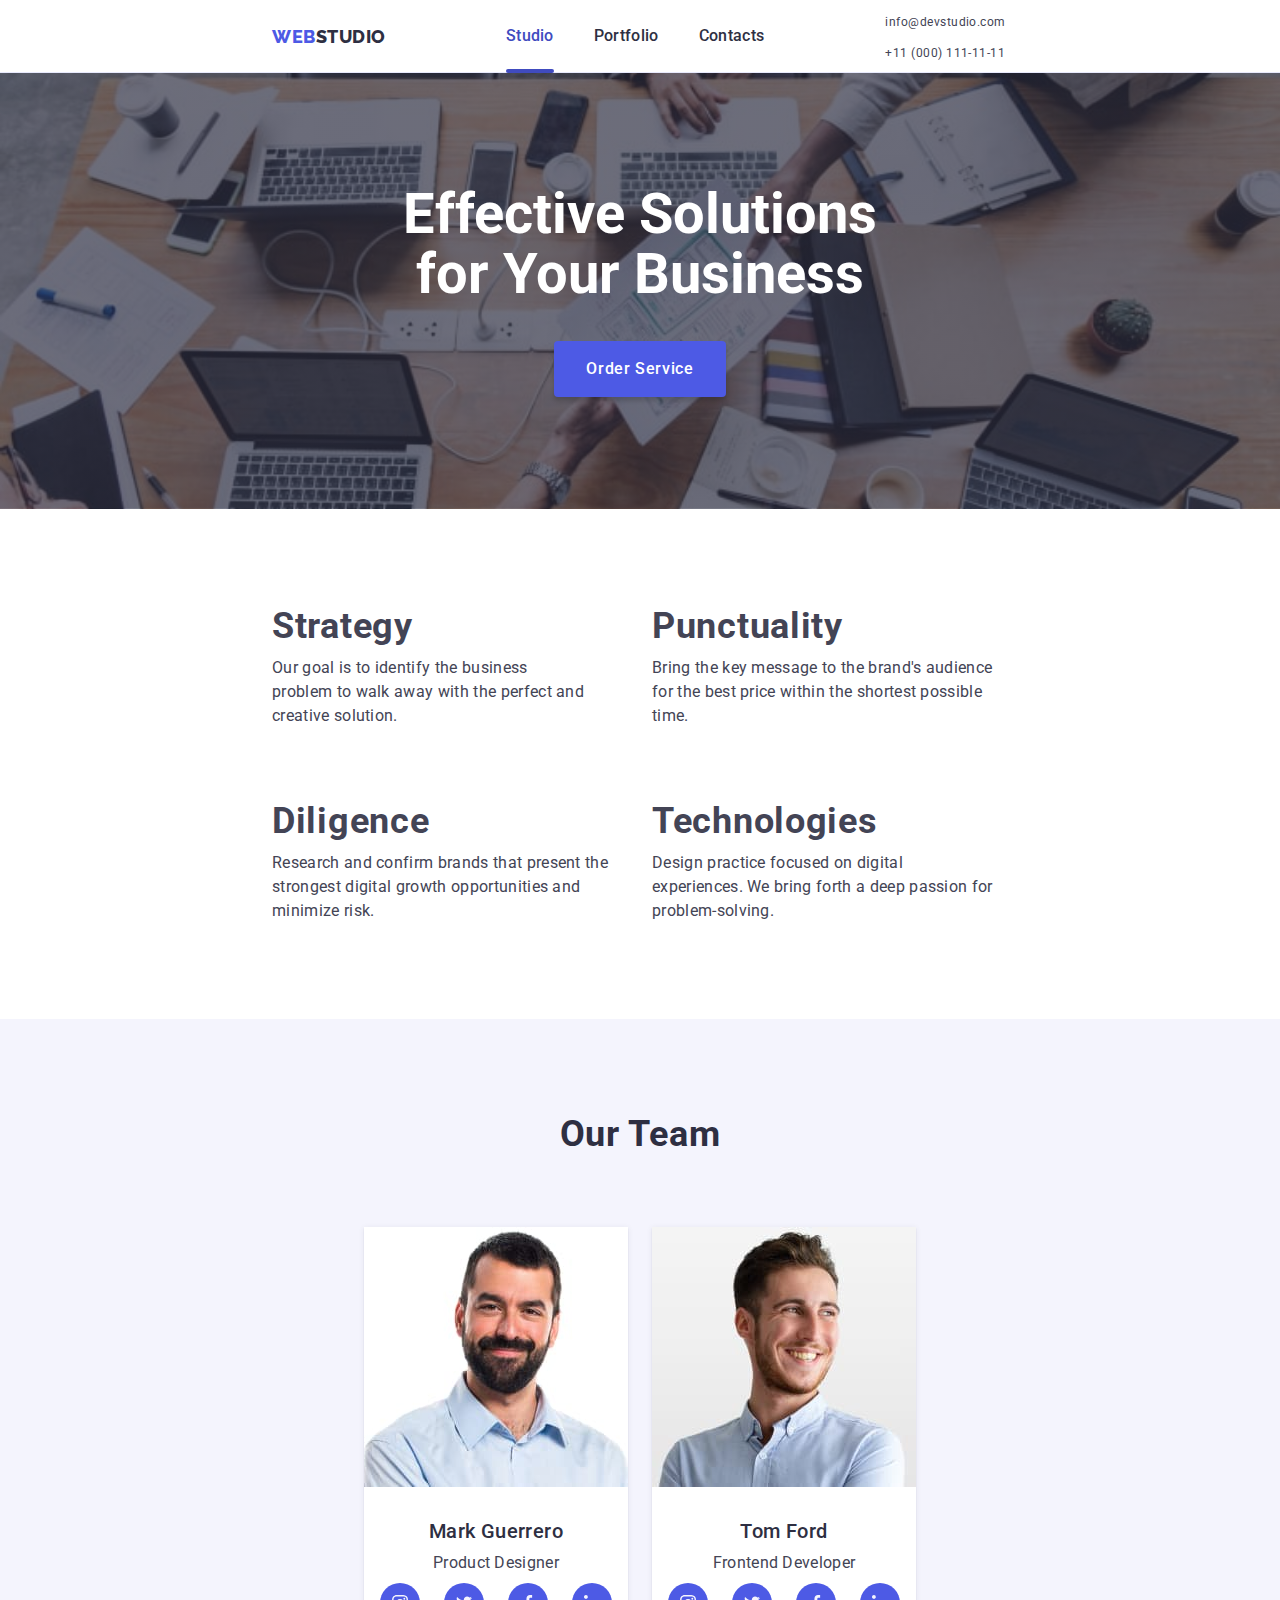
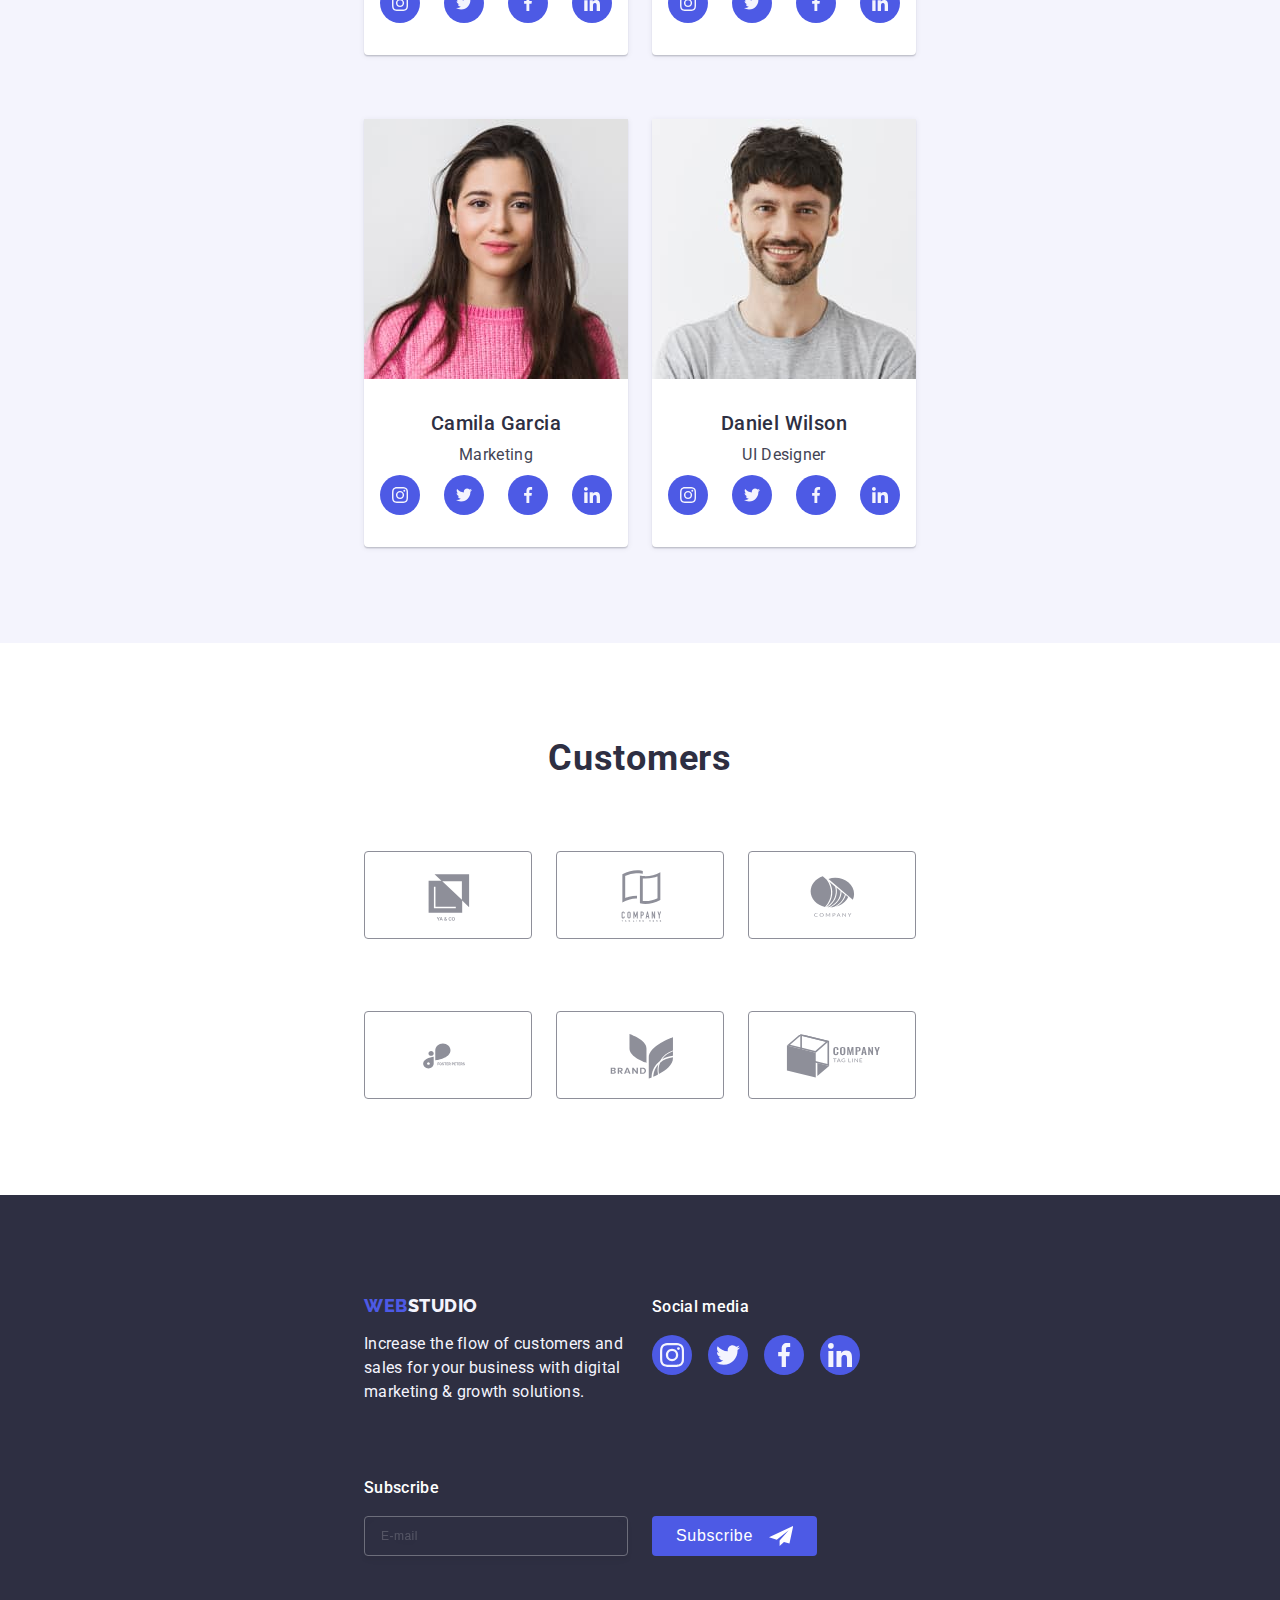
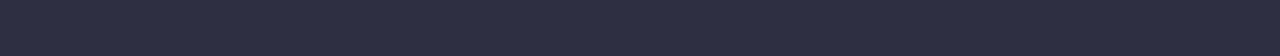
<file: index.html>
<!DOCTYPE html>
<html lang="en">
  <head>
    <meta charset="UTF-8" />
    <meta name="viewport" content="width=device-width, initial-scale=1.0" />
    <title>WebStudio</title>
    <link rel="preconnect" href="https://fonts.googleapis.com" />
    <link rel="preconnect" href="https://fonts.gstatic.com" crossorigin />
    <link
      href="https://fonts.googleapis.com/css2?family=Raleway:wght@800&family=Roboto:wght@400;500;700;900&display=swap"
      rel="stylesheet"
    />
    <link
      rel="stylesheet"
      href="https://cdnjs.cloudflare.com/ajax/libs/modern-normalize/2.0.0/modern-normalize.min.css"
      integrity="sha512-4xo8blKMVCiXpTaLzQSLSw3KFOVPWhm/TRtuPVc4WG6kUgjH6J03IBuG7JZPkcWMxJ5huwaBpOpnwYElP/m6wg=="
      crossorigin="anonymous"
      referrerpolicy="no-referrer"
    />
    <link rel="stylesheet" href="./css/styles.css" />
    <link rel="stylesheet" href="./css/media.css" />
  </head>
  <body>
    <header class="header-wrap">
      <div class="container header-container">
        <nav class="header-navigation">
          <a class="header-logo link" href="./index.html"
            >Web<span class="header-logo-studio">Studio</span></a
          >
          <button class="hamburger-btn" type="button" data-menu-open>
            <svg class="hamburger-icon" width="32" height="22">
              <use href="./images/icons.svg#icon-menu-hamburger"></use>
            </svg>
          </button>
          <ul class="navigation-menu list">
            <li>
              <a class="header-nav-studio current link" href="./index.html"
                >Studio</a
              >
            </li>
            <li>
              <a class="header-nav-link link" href="./portfolio.html"
                >Portfolio</a
              >
            </li>
            <li><a class="header-nav-link link" href="">Contacts</a></li>
          </ul>
        </nav>
        <address class="address-menu">
          <ul class="address-list list">
            <li>
              <a
                class="header-address-link link"
                href="mailto:info@devstudio.com"
                >info@devstudio.com</a
              >
            </li>
            <li>
              <a class="header-address-link link" href="tel:+110001111111"
                >+11 (000) 111-11-11</a
              >
            </li>
          </ul>
        </address>
      </div>
    </header>
    <main>
      <section class="hero-section">
        <div class="container">
          <h1 class="hero-title">Effective Solutions for Your Business</h1>
          <button class="hero-btn" type="button" data-modal-open>
            Order Service
          </button>
        </div>
      </section>
      <section class="advantages-section">
        <div class="container">
          <h2 class="visually-hidden">Our advantages</h2>
          <ul class="advantages-list list">
            <li class="advantages-item">
              <div class="advantages-item-top">
                <svg class="advt-icon" width="64" height="64">
                  <use href="./images/icons.svg#icon-antenna"></use>
                </svg>
              </div>
              <h3 class="advt-title-three">Strategy</h3>
              <p class="advt-paragraph">
                Our goal is to identify the business<span class="span-br"
                  ><br
                /></span>
                problem to walk away with the perfect and creative solution.
              </p>
            </li>
            <li class="advantages-item">
              <div class="advantages-item-top">
                <svg class="advt-icon" width="64" height="64">
                  <use href="./images/icons.svg#icon-clock"></use>
                </svg>
              </div>
              <h3 class="advt-title-three">Punctuality</h3>
              <p class="advt-paragraph">
                Bring the key message to the brand's audience for the best price
                within the shortest possible time.
              </p>
            </li>
            <li class="advantages-item">
              <div class="advantages-item-top">
                <svg class="advt-icon" width="64" height="64">
                  <use href="./images/icons.svg#icon-diagram"></use>
                </svg>
              </div>
              <h3 class="advt-title-three">Diligence</h3>
              <p class="advt-paragraph">
                Research and confirm brands that present the strongest digital
                growth opportunities and minimize risk.
              </p>
            </li>
            <li class="advantages-item">
              <div class="advantages-item-top">
                <svg class="advt-icon" width="64" height="64">
                  <use href="./images/icons.svg#icon-astronaut"></use>
                </svg>
              </div>
              <h3 class="advt-title-three">Technologies</h3>
              <p class="advt-paragraph">
                Design practice focused on digital<span class="span-br"
                  ><br
                /></span>
                experiences. We bring forth a deep passion for problem-solving.
              </p>
            </li>
          </ul>
        </div>
      </section>
      <section class="doing-section">
        <div class="container">
          <h2 class="we-doing-title">What are we doing</h2>
          <ul class="doing-list list">
            <li class="doing-item">
              <img
                srcset="
                  ./images/we-doing1.jpg               1x,
                  ./images/retina-img/we-doing1-2x.jpg 2x
                "
                src="./images/we-doing1.jpg"
                alt="Tablet"
                width="360"
                height="300"
              />
            </li>
            <li class="doing-item">
              <img
                srcset="
                  ./images/we-doing2.jpg               1x,
                  ./images/retina-img/we-doing2-2x.jpg 2x
                "
                src="./images/we-doing2.jpg"
                alt="Smartphone"
                width="360"
                height="300"
              />
            </li>
            <li class="doing-item">
              <img
                srcset="
                  ./images/we-doing3.jpg               1x,
                  ./images/retina-img/we-doing3-2x.jpg 2x
                "
                src="./images/we-doing3.jpg"
                alt="
  Smartphone in hand"
                width="360"
                height="300"
              />
            </li>
          </ul>
        </div>
      </section>
      <section class="section-our-team">
        <div class="container">
          <h2 class="team-title">Our Team</h2>
          <ul class="team-list list">
            <li class="team-list-item">
              <img
                srcset="
                  ./images/team-mark.jpg               1x,
                  ./images/retina-img/team-mark-2x.jpg 2x
                "
                src="./images/team-mark.jpg"
                alt="Mark Guerrero"
                width="264"
                height="260"
              />
              <div class="team-card-container">
                <h3 class="team-title-three">Mark Guerrero</h3>
                <p class="team-paragraph">Product Designer</p>
                <ul class="team-list-icons list">
                  <li class="team-icons-item">
                    <a class="team-icon-link" href="">
                      <svg class="team-icon" width="16" height="16">
                        <use href="./images/icons.svg#icon-instagram"></use>
                      </svg>
                    </a>
                  </li>
                  <li class="team-icons-item">
                    <a class="team-icon-link" href="">
                      <svg class="team-icon" width="16" height="16">
                        <use href="./images/icons.svg#icon-twitter"></use>
                      </svg>
                    </a>
                  </li>
                  <li class="team-icons-item">
                    <a class="team-icon-link" href="">
                      <svg class="team-icon" width="16" height="16">
                        <use href="./images/icons.svg#icon-facebook"></use>
                      </svg>
                    </a>
                  </li>
                  <li class="team-icons-item">
                    <a class="team-icon-link" href="">
                      <svg class="team-icon" width="16" height="16">
                        <use href="./images/icons.svg#icon-linkedin"></use>
                      </svg>
                    </a>
                  </li>
                </ul>
              </div>
            </li>
            <li class="team-list-item">
              <img
                srcset="
                  ./images/team-tom.jpg               1x,
                  ./images/retina-img/team-tom-2x.jpg 2x
                "
                src="./images/team-tom.jpg"
                alt="Tom Ford"
                width="264"
                height="260"
              />
              <div class="team-card-container">
                <h3 class="team-title-three">Tom Ford</h3>
                <p class="team-paragraph">Frontend Developer</p>
                <ul class="team-list-icons list">
                  <li class="team-icons-item">
                    <a class="team-icon-link" href="">
                      <svg class="team-icon" width="16" height="16">
                        <use href="./images/icons.svg#icon-instagram"></use>
                      </svg>
                    </a>
                  </li>
                  <li class="team-icons-item">
                    <a class="team-icon-link" href="">
                      <svg class="team-icon" width="16" height="16">
                        <use href="./images/icons.svg#icon-twitter"></use>
                      </svg>
                    </a>
                  </li>
                  <li class="team-icons-item">
                    <a class="team-icon-link" href="">
                      <svg class="team-icon" width="16" height="16">
                        <use href="./images/icons.svg#icon-facebook"></use>
                      </svg>
                    </a>
                  </li>
                  <li class="team-icons-item">
                    <a class="team-icon-link" href="">
                      <svg class="team-icon" width="16" height="16">
                        <use href="./images/icons.svg#icon-linkedin"></use>
                      </svg>
                    </a>
                  </li>
                </ul>
              </div>
            </li>
            <li class="team-list-item">
              <img
                srcset="
                  ./images/team-camila.jpg               1x,
                  ./images/retina-img/team-camila-2x.jpg 2x
                "
                src="./images/team-camila.jpg"
                alt="Camila Garcia"
                width="264"
                height="260"
              />
              <div class="team-card-container">
                <h3 class="team-title-three">Camila Garcia</h3>
                <p class="team-paragraph">Marketing</p>
                <ul class="team-list-icons list">
                  <li class="team-icons-item">
                    <a class="team-icon-link" href="">
                      <svg class="team-icon" width="16" height="16">
                        <use href="./images/icons.svg#icon-instagram"></use>
                      </svg>
                    </a>
                  </li>
                  <li class="team-icons-item">
                    <a class="team-icon-link" href="">
                      <svg class="team-icon" width="16" height="16">
                        <use href="./images/icons.svg#icon-twitter"></use>
                      </svg>
                    </a>
                  </li>
                  <li class="team-icons-item">
                    <a class="team-icon-link" href="">
                      <svg class="team-icon" width="16" height="16">
                        <use href="./images/icons.svg#icon-facebook"></use>
                      </svg>
                    </a>
                  </li>
                  <li class="team-icons-item">
                    <a class="team-icon-link" href="">
                      <svg class="team-icon" width="16" height="16">
                        <use href="./images/icons.svg#icon-linkedin"></use>
                      </svg>
                    </a>
                  </li>
                </ul>
              </div>
            </li>
            <li class="team-list-item">
              <img
                srcset="
                  ./images/team-daniel.jpg               1x,
                  ./images/retina-img/team-daniel-2x.jpg 2x
                "
                src="./images/team-daniel.jpg"
                alt="Daniel Wilson"
                width="264"
                height="260"
              />
              <div class="team-card-container">
                <h3 class="team-title-three">Daniel Wilson</h3>
                <p class="team-paragraph">UI Designer</p>
                <ul class="team-list-icons list">
                  <li class="team-icons-item">
                    <a class="team-icon-link" href="">
                      <svg class="team-icon" width="16" height="16">
                        <use href="./images/icons.svg#icon-instagram"></use>
                      </svg>
                    </a>
                  </li>
                  <li class="team-icons-item">
                    <a class="team-icon-link" href="">
                      <svg class="team-icon" width="16" height="16">
                        <use href="./images/icons.svg#icon-twitter"></use>
                      </svg>
                    </a>
                  </li>
                  <li class="team-icons-item">
                    <a class="team-icon-link" href="">
                      <svg class="team-icon" width="16" height="16">
                        <use href="./images/icons.svg#icon-facebook"></use>
                      </svg>
                    </a>
                  </li>
                  <li class="team-icons-item">
                    <a class="team-icon-link" href="">
                      <svg class="team-icon" width="16" height="16">
                        <use href="./images/icons.svg#icon-linkedin"></use>
                      </svg>
                    </a>
                  </li>
                </ul>
              </div>
            </li>
          </ul>
        </div>
      </section>
      <section class="customers-section">
        <div class="container">
          <h2 class="customers-title">Customers</h2>
          <ul class="customers-list-icons list">
            <li class="customers-list-item">
              <a class="customers-icon-link" href="">
                <svg class="customers-icon" width="104" height="56">
                  <use href="./images/icons.svg#icon-customers-1"></use>
                </svg>
              </a>
            </li>
            <li class="customers-list-item">
              <a class="customers-icon-link" href="">
                <svg class="customers-icon" width="104" height="56">
                  <use href="./images/icons.svg#icon-customers-2"></use>
                </svg>
              </a>
            </li>
            <li class="customers-list-item">
              <a class="customers-icon-link" href="">
                <svg class="customers-icon" width="104" height="56">
                  <use href="./images/icons.svg#icon-customers-3"></use>
                </svg>
              </a>
            </li>
            <li class="customers-list-item">
              <a class="customers-icon-link" href="">
                <svg class="customers-icon" width="104" height="56">
                  <use href="./images/icons.svg#icon-customers-4"></use>
                </svg>
              </a>
            </li>
            <li class="customers-list-item">
              <a class="customers-icon-link" href="">
                <svg class="customers-icon" width="104" height="56">
                  <use href="./images/icons.svg#icon-customers-5"></use>
                </svg>
              </a>
            </li>
            <li class="customers-list-item">
              <a class="customers-icon-link" href="">
                <svg class="customers-icon" width="104" height="56">
                  <use href="./images/icons.svg#icon-customers-6"></use>
                </svg>
              </a>
            </li>
          </ul>
        </div>
      </section>
    </main>
    <footer class="footer-style">
      <div class="footer-container container">
        <div class="footer-container-title">
          <a class="footer-title link" href="./index.html"
            >Web<span class="footer-title-studio">Studio</span></a
          >
          <p class="footer-paragraph">
            Increase the flow of customers and sales for your business with
            digital marketing & growth solutions.
          </p>
        </div>
        <div class="footer-social-container">
          <p class="footer-social-title">Social media</p>
          <ul class="footer-social-list list">
            <li class="footer-icon-list">
              <a class="footer-icon-link" href="">
                <svg class="footer-icon" width="24" height="24">
                  <use href="./images/icons.svg#icon-instagram"></use>
                </svg>
              </a>
            </li>
            <li class="footer-icon-list">
              <a class="footer-icon-link" href="">
                <svg class="footer-icon" width="24" height="24">
                  <use href="./images/icons.svg#icon-twitter"></use>
                </svg>
              </a>
            </li>
            <li class="footer-icon-list">
              <a class="footer-icon-link" href="">
                <svg class="footer-icon" width="24" height="24">
                  <use href="./images/icons.svg#icon-facebook"></use>
                </svg>
              </a>
            </li>
            <li class="footer-icon-list">
              <a class="footer-icon-link" href="">
                <svg class="footer-icon" width="24" height="24">
                  <use href="./images/icons.svg#icon-linkedin"></use>
                </svg>
              </a>
            </li>
          </ul>
        </div>
        <div class="footer-form-container">
          <p class="footer-form-label">Subscribe</p>
          <form class="footer-form">
            <label aria-label="footer-email-input" class="footer-label">
              <input
                type="email"
                name="footer-form-email"
                class="footer-form-email"
                placeholder="E-mail"
              />
            </label>
            <button class="footer-form-btn" type="submit">
              Subscribe
              <svg class="footer-icon-subscribe" width="24" height="24">
                <use href="./images/icons.svg#icon-icon-send"></use>
              </svg>
            </button>
          </form>
        </div>
      </div>
    </footer>
    <div class="backdrop is-hidden" data-modal>
      <div class="modal">
        <button class="modal-close-btn" type="button" data-modal-close>
          <svg class="close-icon" width="8" height="8">
            <use href="./images/icons.svg#icon-close-black"></use>
          </svg>
        </button>
        <p class="modal-title">Leave your contacts and we will call you back</p>
        <form class="modal-form">
          <div class="modal-field">
            <label for="user-name" class="modal-label">Name</label>
            <div class="modal-input-wrap">
              <input
                type="text"
                name="user-name"
                class="modal-input"
                id="user-name"
                required
              />
              <svg class="modal-icon" width="18" height="24">
                <use href="./images/icons.svg#icon-person-black"></use>
              </svg>
            </div>
          </div>
          <div class="modal-field">
            <label for="user-tel" class="modal-label">Phone</label>
            <div class="modal-input-wrap">
              <input
                type="tel"
                name="user-phone"
                id="user-tel"
                class="modal-input"
              />
              <svg class="modal-icon" width="18" height="24">
                <use href="./images/icons.svg#icon-phone-black"></use>
              </svg>
            </div>
          </div>
          <div class="modal-field">
            <label for="user-email" class="modal-label">Email</label>
            <div class="modal-input-wrap">
              <input
                type="email"
                name="user-email"
                id="user-email"
                class="modal-input"
                required
              />
              <svg class="modal-icon" width="18" height="24">
                <use href="./images/icons.svg#icon-email-black"></use>
              </svg>
            </div>
          </div>
          <div class="modal-field-comment">
            <label for="user-comment" class="modal-label">Comment</label>
            <textarea
              name="user-comment"
              id="user-comment"
              class="modal-comment"
              placeholder="Text input"
            ></textarea>
          </div>
          <div class="modal-check-container">
            <input
              type="checkbox"
              name="user-privacy"
              id="user-privacy"
              value="true"
              class="modal-check visually-hidden"
            />
            <label for="user-privacy" class="modal-check-text">
              <span class="check-span">
                <svg width="10" height="8">
                  <use href="./images/icons.svg#icon-property-click"></use>
                </svg>
              </span>
              I accept the terms and conditions of the
              <a class="modal-check-link" href="">Privacy Policy</a></label
            >
          </div>
          <button class="modal-send-btn" type="submit">Send</button>
        </form>
      </div>
    </div>
    <div class="mobile-menu is-hidden" data-menu>
      <div>
        <button class="menu-close-btn" type="button" data-menu-close>
          <svg class="close-icon" width="8" height="8">
            <use href="./images/icons.svg#icon-close-black"></use>
          </svg>
        </button>
        <ul class="mobile-navigation-menu list">
          <li>
            <a class="menu-nav-studio link" href="./index.html">Studio</a>
          </li>
          <li>
            <a class="menu-nav-link link" href="./portfolio.html">Portfolio</a>
          </li>
          <li><a class="menu-nav-link link" href="">Contacts</a></li>
        </ul>
      </div>
      <div>
        <ul class="menu-address-list list">
          <li>
            <a class="menu-tel-link link" href="tel:+110001111111"
              >+11 (000) 111-11-11</a
            >
          </li>
          <li>
            <a class="menu-address-link link" href="mailto:info@devstudio.com"
              >info@devstudio.com</a
            >
          </li>
        </ul>
        <ul class="menu-social-list list">
          <li class="footer-icon-list">
            <a class="footer-icon-link" href="">
              <svg class="footer-icon" width="24" height="24">
                <use href="./images/icons.svg#icon-instagram"></use>
              </svg>
            </a>
          </li>
          <li class="footer-icon-list">
            <a class="footer-icon-link" href="">
              <svg class="footer-icon" width="24" height="24">
                <use href="./images/icons.svg#icon-twitter"></use>
              </svg>
            </a>
          </li>
          <li class="footer-icon-list">
            <a class="footer-icon-link" href="">
              <svg class="footer-icon" width="24" height="24">
                <use href="./images/icons.svg#icon-facebook"></use>
              </svg>
            </a>
          </li>
          <li class="footer-icon-list">
            <a class="footer-icon-link" href="">
              <svg class="footer-icon" width="24" height="24">
                <use href="./images/icons.svg#icon-linkedin"></use>
              </svg>
            </a>
          </li>
        </ul>
      </div>
    </div>
    <script src="./js/modal.js"></script>
    <script src="./js/mobile-menu.js"></script>
  </body>
</html>
</file>
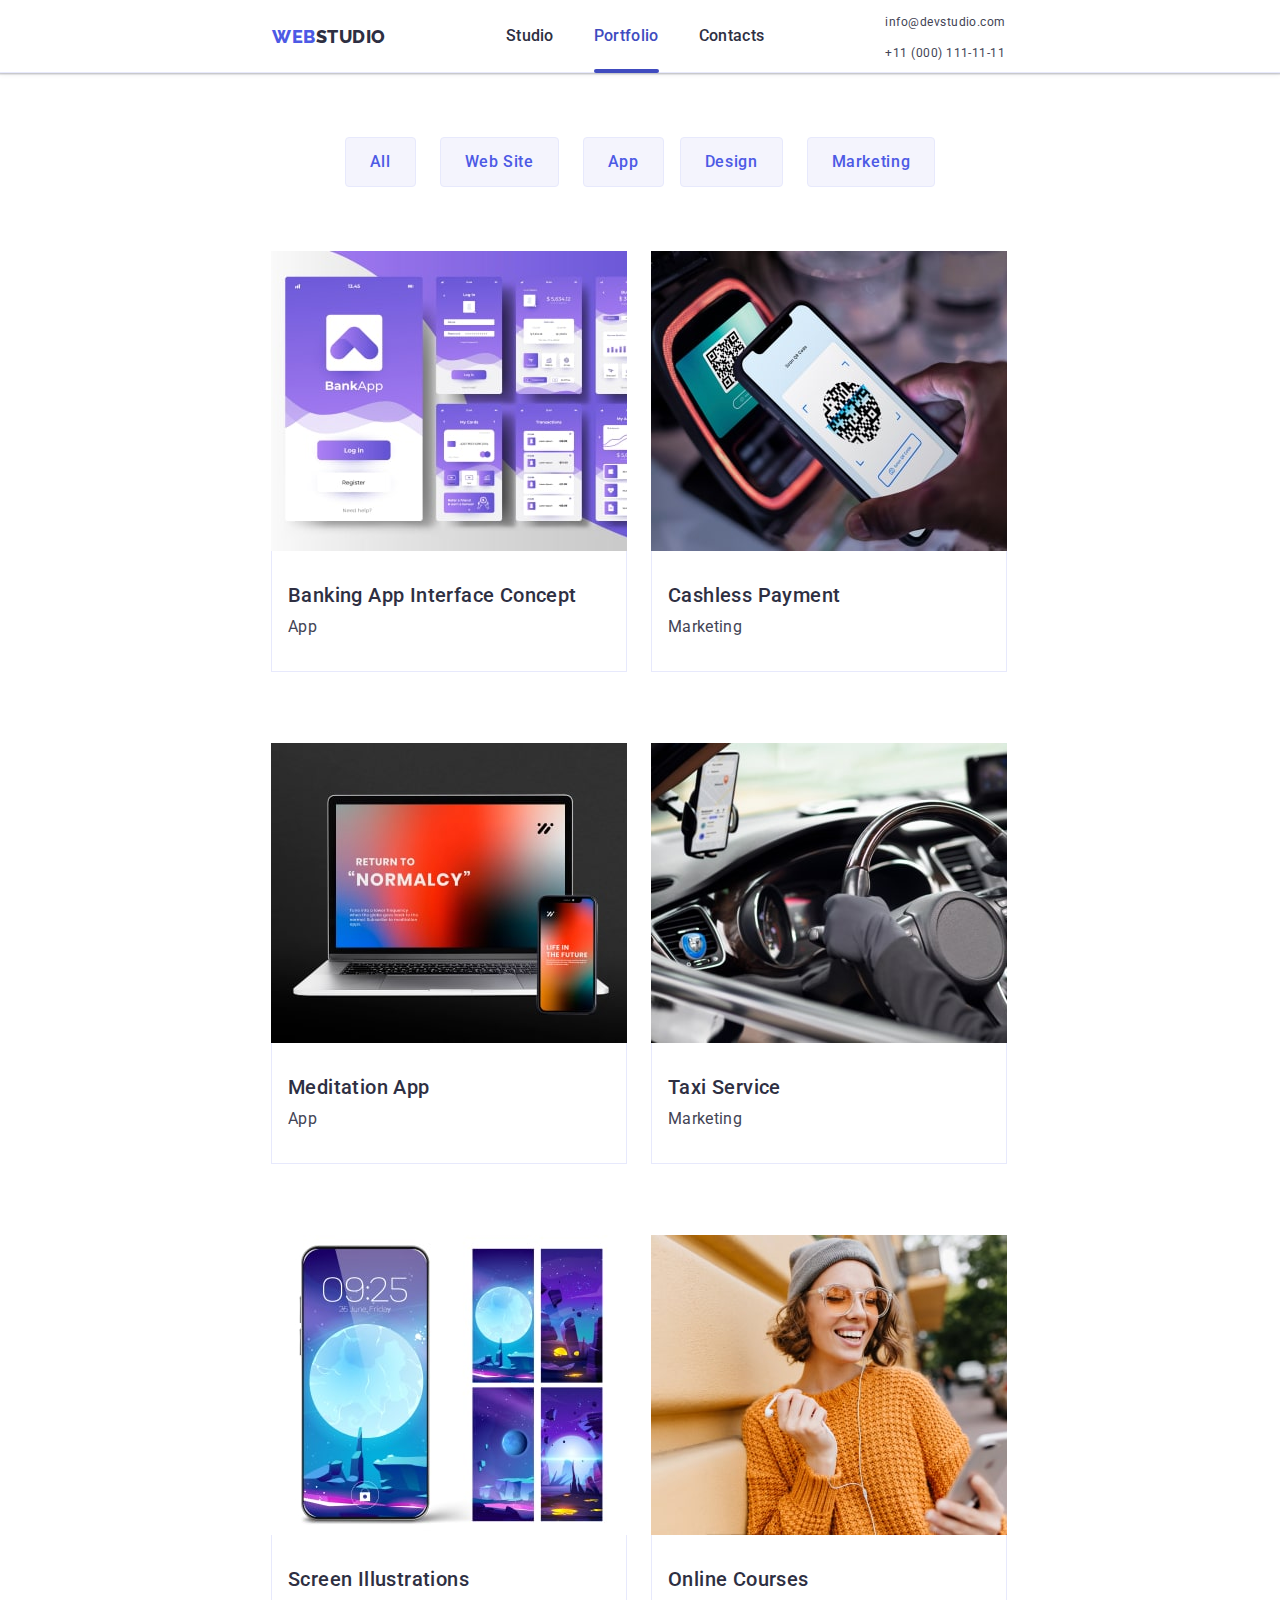
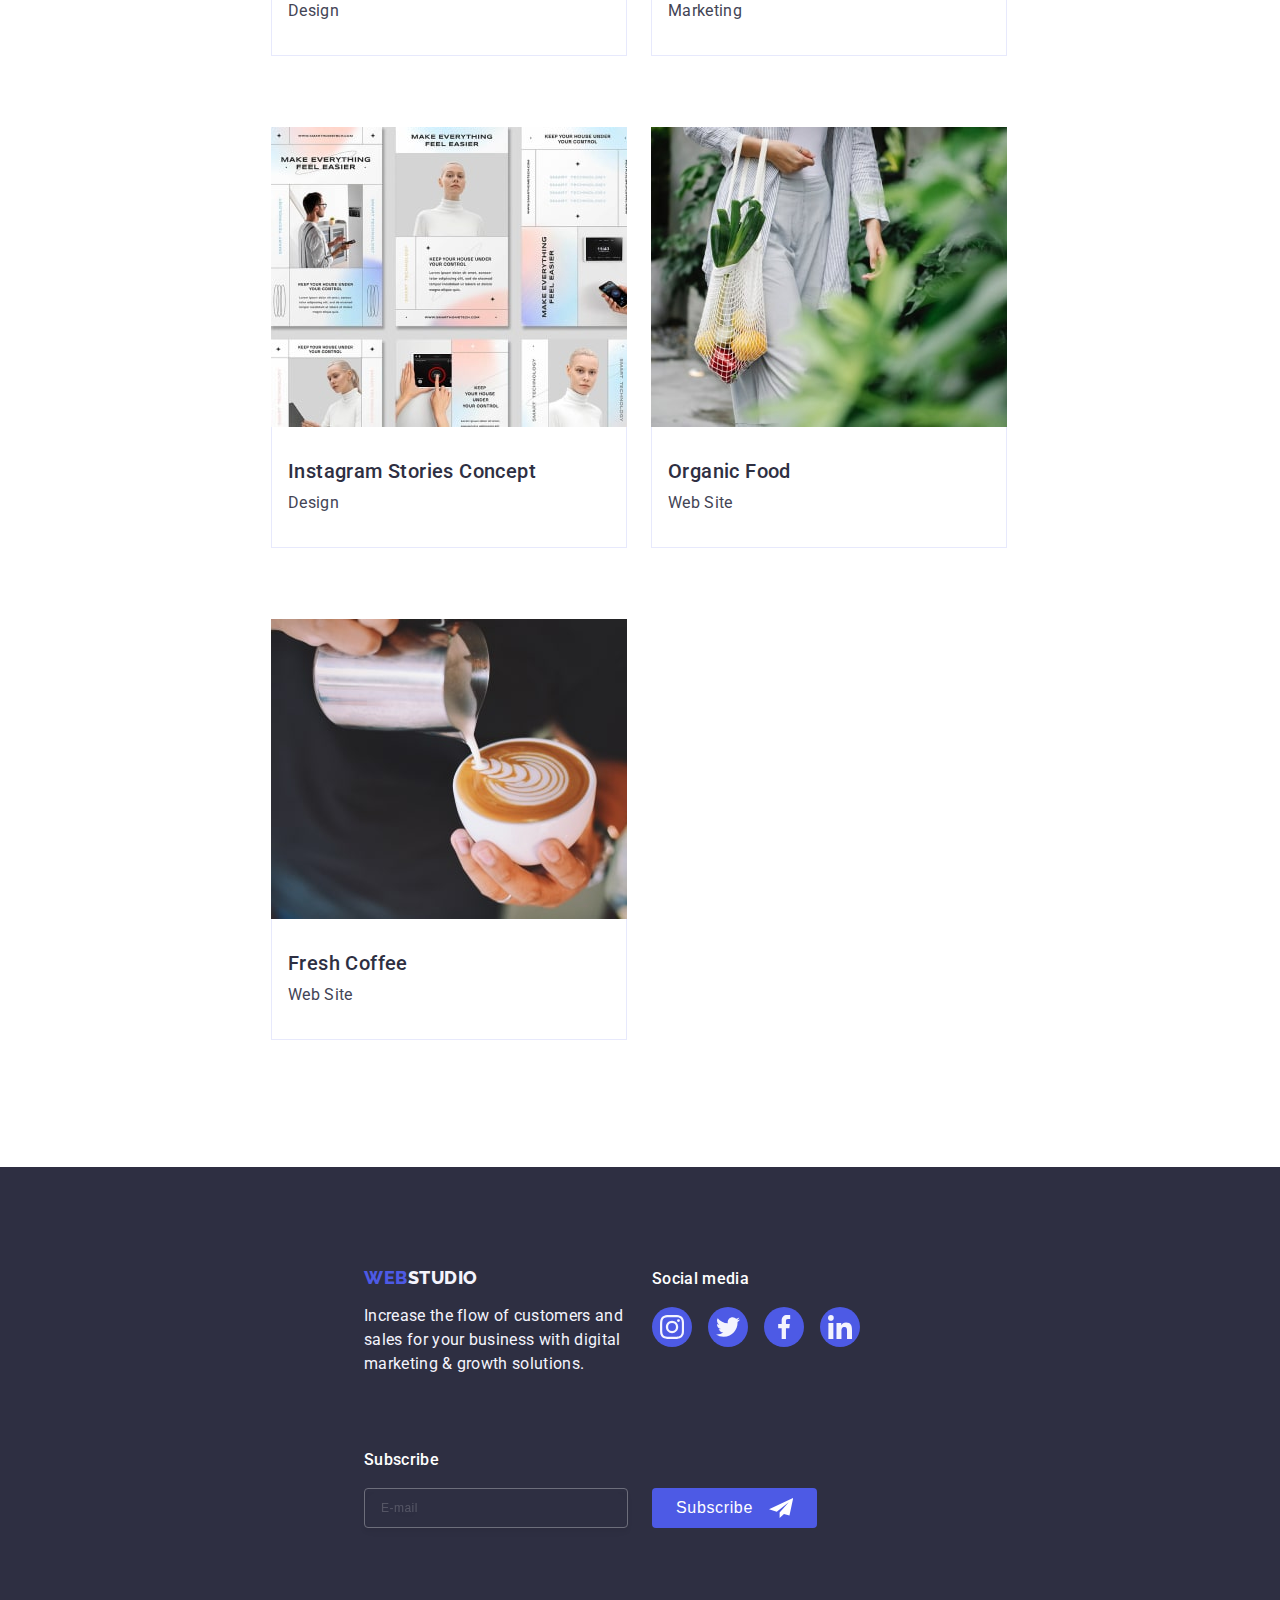
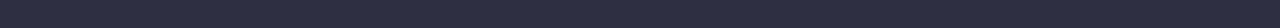
<file: portfolio.html>
<!DOCTYPE html>
<html lang="en">
  <head>
    <meta charset="UTF-8" />
    <meta name="viewport" content="width=device-width, initial-scale=1.0" />
    <title>Portfolio</title>
    <link rel="preconnect" href="https://fonts.googleapis.com" />
    <link rel="preconnect" href="https://fonts.gstatic.com" crossorigin />
    <link
      href="https://fonts.googleapis.com/css2?family=Raleway:wght@800&family=Roboto:wght@400;500;700;900&display=swap"
      rel="stylesheet"
    />
    <link
      rel="stylesheet"
      href="https://cdnjs.cloudflare.com/ajax/libs/modern-normalize/2.0.0/modern-normalize.min.css"
      integrity="sha512-4xo8blKMVCiXpTaLzQSLSw3KFOVPWhm/TRtuPVc4WG6kUgjH6J03IBuG7JZPkcWMxJ5huwaBpOpnwYElP/m6wg=="
      crossorigin="anonymous"
      referrerpolicy="no-referrer"
    />
    <link rel="stylesheet" href="./css/styles.css" />
    <link rel="stylesheet" href="./css/media.css" />
  </head>
  <body>
    <header class="header-wrap">
      <div class="container header-container">
        <nav class="header-navigation">
          <a class="header-logo link" href="./index.html"
            >Web<span class="header-logo-studio">Studio</span></a
          >
          <button class="hamburger-btn" type="button" data-menu-open>
            <svg class="hamburger-icon" width="32" height="22">
              <use href="./images/icons.svg#icon-menu-hamburger"></use>
            </svg>
          </button>
          <ul class="navigation-menu list">
            <li>
              <a class="header-nav-link link link" href="./index.html"
                >Studio</a
              >
            </li>
            <li>
              <a
                class="header-nav-portfolio current link"
                href="./portfolio.html"
                >Portfolio</a
              >
            </li>
            <li><a class="header-nav-link link" href="">Contacts</a></li>
          </ul>
        </nav>
        <address class="address-menu">
          <ul class="address-list list">
            <li>
              <a
                class="header-address-link link"
                href="mailto:info@devstudio.com"
                >info@devstudio.com</a
              >
            </li>
            <li>
              <a class="header-address-link link" href="tel:+110001111111"
                >+11 (000) 111-11-11</a
              >
            </li>
          </ul>
        </address>
      </div>
    </header>
    <main>
      <section class="portfolio-section">
        <div class="portfolio-container">
          <h1 class="visually-hidden">Main content</h1>
          <ul class="main-btn-list list">
            <div class="main-btn-container">
              <li><button class="main-btn" type="button">All</button></li>
              <li><button class="main-btn" type="button">Web Site</button></li>
              <li><button class="main-btn" type="button">App</button></li>
            </div>
            <div class="main-btn-container">
              <li><button class="main-btn" type="button">Design</button></li>
              <li><button class="main-btn" type="button">Marketing</button></li>
            </div>
          </ul>
          <ul class="main-list list">
            <li class="main-list-item">
              <a class="main-link link" href="">
                <div class="main-cover-wrap">
                  <img
                    src="./images/m-content1.jpg"
                    alt="Banking concept"
                    width="360"
                    height="300"
                  />
                  <p class="main-cover-text">
                    14 Stylish and User-Friendly App Design Concepts · Task
                    Manager App · Calorie Tracker App · Exotic Fruit Ecommerce
                    App · Cloud Storage App
                  </p>
                </div>
                <div class="portfolio-card-container">
                  <h2 class="portfolio-title">Banking App Interface Concept</h2>
                  <p class="portfolio-paragraph">App</p>
                </div>
              </a>
            </li>
            <li class="main-list-item">
              <a class="main-link link" href="">
                <div class="main-cover-wrap">
                  <img
                    src="./images/m-content2.jpg"
                    alt="Smartphone"
                    width="360"
                    height="300"
                  />
                  <p class="main-cover-text">
                    14 Stylish and User-Friendly App Design Concepts · Task
                    Manager App · Calorie Tracker App · Exotic Fruit Ecommerce
                    App · Cloud Storage App
                  </p>
                </div>
                <div class="portfolio-card-container">
                  <h2 class="portfolio-title">Cashless Payment</h2>
                  <p class="portfolio-paragraph">Marketing</p>
                </div>
              </a>
            </li>
            <li class="main-list-item">
              <a class="main-link link" href="">
                <div class="main-cover-wrap">
                  <img
                    src="./images/m-content3.jpg"
                    alt="Smartphone and PC"
                    width="360"
                    height="300"
                  />
                  <p class="main-cover-text">
                    14 Stylish and User-Friendly App Design Concepts · Task
                    Manager App · Calorie Tracker App · Exotic Fruit Ecommerce
                    App · Cloud Storage App
                  </p>
                </div>
                <div class="portfolio-card-container">
                  <h2 class="portfolio-title">Meditation App</h2>
                  <p class="portfolio-paragraph">App</p>
                </div>
              </a>
            </li>
            <li class="main-list-item">
              <a class="main-link link" href="">
                <div class="main-cover-wrap">
                  <img
                    src="./images/m-content4.jpg"
                    alt="Car salon"
                    width="360"
                    height="300"
                  />
                  <p class="main-cover-text">
                    14 Stylish and User-Friendly App Design Concepts · Task
                    Manager App · Calorie Tracker App · Exotic Fruit Ecommerce
                    App · Cloud Storage App
                  </p>
                </div>
                <div class="portfolio-card-container">
                  <h2 class="portfolio-title">Taxi Service</h2>
                  <p class="portfolio-paragraph">Marketing</p>
                </div>
              </a>
            </li>
            <li class="main-list-item">
              <a class="main-link link" href="">
                <div class="main-cover-wrap">
                  <img
                    src="./images/m-content5.jpg"
                    alt="Screen Illustrations"
                    width="360"
                    height="300"
                  />
                  <p class="main-cover-text">
                    14 Stylish and User-Friendly App Design Concepts · Task
                    Manager App · Calorie Tracker App · Exotic Fruit Ecommerce
                    App · Cloud Storage App
                  </p>
                </div>
                <div class="portfolio-card-container">
                  <h2 class="portfolio-title">Screen Illustrations</h2>
                  <p class="portfolio-paragraph">Design</p>
                </div>
              </a>
            </li>
            <li class="main-list-item">
              <a class="main-link link" href="">
                <div class="main-cover-wrap">
                  <img
                    src="./images/m-content6.jpg"
                    alt="Girl with a smartphone"
                    width="360"
                    height="300"
                  />
                  <p class="main-cover-text">
                    14 Stylish and User-Friendly App Design Concepts · Task
                    Manager App · Calorie Tracker App · Exotic Fruit Ecommerce
                    App · Cloud Storage App
                  </p>
                </div>
                <div class="portfolio-card-container">
                  <h2 class="portfolio-title">Online Courses</h2>
                  <p class="portfolio-paragraph">Marketing</p>
                </div>
              </a>
            </li>
            <li class="main-list-item">
              <a class="main-link link" href="">
                <div class="main-cover-wrap">
                  <img
                    src="./images/m-content7.jpg"
                    alt="Instagram Stories Concept"
                    width="360"
                    height="300"
                  />
                  <p class="main-cover-text">
                    14 Stylish and User-Friendly App Design Concepts · Task
                    Manager App · Calorie Tracker App · Exotic Fruit Ecommerce
                    App · Cloud Storage App
                  </p>
                </div>
                <div class="portfolio-card-container">
                  <h2 class="portfolio-title">Instagram Stories Concept</h2>
                  <p class="portfolio-paragraph">Design</p>
                </div>
              </a>
            </li>
            <li class="main-list-item">
              <a class="main-link link" href="">
                <div class="main-cover-wrap">
                  <img
                    src="./images/m-content8.jpg"
                    alt="Organic Food"
                    width="360"
                    height="300"
                  />
                  <p class="main-cover-text">
                    14 Stylish and User-Friendly App Design Concepts · Task
                    Manager App · Calorie Tracker App · Exotic Fruit Ecommerce
                    App · Cloud Storage App
                  </p>
                </div>
                <div class="portfolio-card-container">
                  <h2 class="portfolio-title">Organic Food</h2>
                  <p class="portfolio-paragraph">Web Site</p>
                </div>
              </a>
            </li>
            <li class="main-list-item">
              <a class="main-link link" href="">
                <div class="main-cover-wrap">
                  <img
                    src="./images/m-content9.jpg"
                    alt="Fresh Coffee"
                    width="360"
                    height="300"
                  />
                  <p class="main-cover-text">
                    14 Stylish and User-Friendly App Design Concepts · Task
                    Manager App · Calorie Tracker App · Exotic Fruit Ecommerce
                    App · Cloud Storage App
                  </p>
                </div>
                <div class="portfolio-card-container">
                  <h2 class="portfolio-title">Fresh Coffee</h2>
                  <p class="portfolio-paragraph">Web Site</p>
                </div>
              </a>
            </li>
          </ul>
        </div>
      </section>
    </main>
    <footer class="footer-style">
      <div class="footer-container container">
        <div class="footer-container-title">
          <a class="footer-title link" href="./index.html"
            >Web<span class="footer-title-studio">Studio</span></a
          >
          <p class="footer-paragraph">
            Increase the flow of customers and sales for your business with
            digital marketing & growth solutions.
          </p>
        </div>
        <div class="footer-social-container">
          <p class="footer-social-title">Social media</p>
          <ul class="footer-social-list list">
            <li class="footer-icon-list">
              <a class="footer-icon-link" href="">
                <svg class="footer-icon" width="24" height="24">
                  <use href="./images/icons.svg#icon-instagram"></use>
                </svg>
              </a>
            </li>
            <li class="footer-icon-list">
              <a class="footer-icon-link" href="">
                <svg class="footer-icon" width="24" height="24">
                  <use href="./images/icons.svg#icon-twitter"></use>
                </svg>
              </a>
            </li>
            <li class="footer-icon-list">
              <a class="footer-icon-link" href="">
                <svg class="footer-icon" width="24" height="24">
                  <use href="./images/icons.svg#icon-facebook"></use>
                </svg>
              </a>
            </li>
            <li class="footer-icon-list">
              <a class="footer-icon-link" href="">
                <svg class="footer-icon" width="24" height="24">
                  <use href="./images/icons.svg#icon-linkedin"></use>
                </svg>
              </a>
            </li>
          </ul>
        </div>
        <div class="footer-form-container">
          <p class="footer-form-label">Subscribe</p>
          <form class="footer-form">
            <label aria-label="footer-email-input" class="footer-label">
              <input
                type="email"
                name="footer-form-email"
                class="footer-form-email"
                placeholder="E-mail"
              />
            </label>
            <button class="footer-form-btn" type="submit">
              Subscribe
              <svg class="footer-icon-subscribe" width="24" height="24">
                <use href="./images/icons.svg#icon-icon-send"></use>
              </svg>
            </button>
          </form>
        </div>
      </div>
    </footer>
    <div class="mobile-menu is-hidden" data-menu>
      <div>
        <button class="menu-close-btn" type="button" data-menu-close>
          <svg class="close-icon" width="8" height="8">
            <use href="./images/icons.svg#icon-close-black"></use>
          </svg>
        </button>
        <ul class="mobile-navigation-menu list">
          <li>
            <a class="menu-nav-link link" href="./index.html">Studio</a>
          </li>
          <li>
            <a class="menu-nav-portfolio link" href="./portfolio.html"
              >Portfolio</a
            >
          </li>
          <li><a class="menu-nav-link link" href="">Contacts</a></li>
        </ul>
      </div>
      <div>
        <ul class="menu-address-list list">
          <li>
            <a class="menu-tel-link link" href="tel:+110001111111"
              >+11 (000) 111-11-11</a
            >
          </li>
          <li>
            <a class="menu-address-link link" href="mailto:info@devstudio.com"
              >info@devstudio.com</a
            >
          </li>
        </ul>
        <ul class="menu-social-list list">
          <li class="footer-icon-list">
            <a class="footer-icon-link" href="">
              <svg class="footer-icon" width="24" height="24">
                <use href="./images/icons.svg#icon-instagram"></use>
              </svg>
            </a>
          </li>
          <li class="footer-icon-list">
            <a class="footer-icon-link" href="">
              <svg class="footer-icon" width="24" height="24">
                <use href="./images/icons.svg#icon-twitter"></use>
              </svg>
            </a>
          </li>
          <li class="footer-icon-list">
            <a class="footer-icon-link" href="">
              <svg class="footer-icon" width="24" height="24">
                <use href="./images/icons.svg#icon-facebook"></use>
              </svg>
            </a>
          </li>
          <li class="footer-icon-list">
            <a class="footer-icon-link" href="">
              <svg class="footer-icon" width="24" height="24">
                <use href="./images/icons.svg#icon-linkedin"></use>
              </svg>
            </a>
          </li>
        </ul>
      </div>
    </div>
    <script src="./js/mobile-menu.js"></script>
  </body>
</html>
</file>
<file: css/styles.css>
body {
  font-family: "Roboto", sans-serif;
  background-color: var(--color-white);
  color: var(--color-slate);
}

:root {
  --color-iris: #4d5ae5;
  --color-ocean: #404bbf;
  --color-navy-blue: #2e2f42;
  --color-green: #31d0aa;
  --color-slate: #434455;
  --color-light-slate: #8e8f99;
  --color-cornflower: #e7e9fc;
  --color-cloud: #f4f4fd;
  --color-navy-blue-modal: #2e2f42;
  --color-grey: #2e2f42;
  --color-white: #ffffff;
  --color-dairy: #fcfcfc;
}

/*! ///////////////////////// */
/*! ----------RESET---------- */

* {
  margin: 0;
  padding: 0;
  box-sizing: border-box;
}

.container {
  width: 100%;
  max-width: 1158px;
  padding-left: 15px;
  padding-right: 15px;
  margin: 0 auto;
}

.link {
  text-decoration: none;
}

.list {
  list-style: none;
}

p,
h1,
h2,
h3,
h4,
h5,
h6 {
  margin-top: 0;
  margin-bottom: 0;
}

ul {
  padding-left: 0;
  margin-top: 0;
  margin-bottom: 0;
}

img {
  display: block;
  min-width: 100%;
  height: auto;
}

.visually-hidden {
  position: absolute;
  width: 1px;
  height: 1px;
  margin: -1px;
  border: 0;
  padding: 0;
  white-space: nowrap;
  clip-path: inset(100%);
  clip: rect(0 0 0 0);
  overflow: hidden;
}

/*! ----------RESET---------- */
/*! ///////////////////////// */

/*? ////////////////////////// */
/*? ----------HEADER---------- */

.header-wrap {
  border-bottom: 1px solid var(--color-cornflower);
  background: var(--color-white);
  box-shadow: 0px 1px 6px 0px rgba(46, 47, 66, 0.08),
    0px 1px 1px 0px rgba(46, 47, 66, 0.16),
    0px 2px 1px 0px rgba(46, 47, 66, 0.08);
}

.navigation-menu {
  display: none;
  gap: 40px;
}

.header-navigation {
  display: flex;
  align-items: center;
}

.header-container {
  display: flex;
  align-items: center;
  position: relative;
}

.address-list {
  display: flex;
}

.header-logo {
  color: var(--color-iris);
  font-family: "Raleway", sans-serif;
  font-size: 18px;
  font-weight: 800;
  line-height: 1.17;
  letter-spacing: 0.54px;
  text-transform: uppercase;
  padding-top: 25px;
  padding-bottom: 24px;
}

.header-logo-studio {
  color: var(--color-navy-blue);
}

.hamburger-btn {
  background-color: inherit;
  border: none;
  position: absolute;
  right: 0;
  padding-right: 15px;
}

.hamburger-icon {
  stroke: var(--color-navy-blue);
}

.header-nav-studio {
  font-family: inherit;
  font-size: 16px;
  font-weight: 500;
  line-height: 1.5;
  letter-spacing: 0.02em;
  color: var(--color-ocean);
  display: block;
  padding-top: 24px;
  padding-bottom: 24px;
  position: relative;
  transition: color 250ms cubic-bezier(0.4, 0, 0.2, 1);
}

.header-nav-portfolio {
  font-family: inherit;
  font-size: 16px;
  font-weight: 500;
  line-height: 1.5;
  letter-spacing: 0.02em;
  color: var(--color-ocean);
  display: block;
  padding-top: 24px;
  padding-bottom: 24px;
  position: relative;
  transition: color 250ms cubic-bezier(0.4, 0, 0.2, 1);
}

.header-nav-link {
  font-family: inherit;
  font-size: 16px;
  font-weight: 500;
  line-height: 1.5;
  letter-spacing: 0.02em;
  color: var(--color-navy-blue);
  display: block;
  padding-top: 24px;
  padding-bottom: 24px;
  position: relative;
  transition: color 250ms cubic-bezier(0.4, 0, 0.2, 1);
}

.header-nav-link:hover,
.header-nav-link:focus {
  color: var(--color-ocean);
  text-decoration: underline;
}

.header-nav-link:active {
  color: var(--color-ocean);
}

.current {
  position: relative;
}

.current::after {
  content: "";
  position: absolute;
  display: block;
  width: 100%;
  height: 4px;
  margin-top: 20px;
  bottom: -1px;
  border-radius: 2px;
  left: 0;
  background-color: var(--color-ocean);
}

.header-address-link {
  font-family: inherit;
  color: var(--color-slate);
  transition: color 250ms cubic-bezier(0.4, 0, 0.2, 1);
}

.header-address-link:hover,
.header-address-link:focus {
  color: var(--color-ocean);
}

.address-menu {
  font-style: normal;
  margin-left: auto;
  display: none;
}

/*? ----------HEADER---------- */
/*? ////////////////////////// */

/*! //////////////////////// */
/*! ----------HERO---------- */

.hero-section {
  background-color: var(--color-navy-blue);
  background-image: linear-gradient(
      rgba(46, 47, 66, 0.7),
      rgba(46, 47, 66, 0.7)
    ),
    url(../images/dark-bg-mob.jpg);
  @media (min-device-pixel-ratio: 2),
    (min-resolution: 192dpi),
    (min-resolution: 2dppx) {
    .hero-section {
      background-image: linear-gradient(
          rgba(46, 47, 66, 0.7),
          rgba(46, 47, 66, 0.7)
        ),
        url(../images/retina-img/dark-bg-mob-2x.jpg);
    }
  }
  background-repeat: no-repeat;
  background-position: center;
  background-size: cover;
  padding-top: 112px;
  padding-bottom: 112px;
  margin: auto;
}

.hero-title {
  color: var(--color-white);
  text-align: center;
  font-size: 25px;
  line-height: 1.07;
  max-width: 320px;
  padding: 0px 39px 72px;
  margin: 0 auto;
  display: block;
  width: 100%;
}

.hero-btn {
  color: var(--color-white);
  font-family: "Roboto", sans-serif;
  font-size: 16px;
  font-weight: 500;
  line-height: 1.5;
  letter-spacing: 0.04em;
  background: var(--color-iris);
  cursor: pointer;
  display: block;
  margin: 0 auto;
  padding: 16px 32px;
  align-items: flex-start;
  gap: 10px;
  border: none;
  border-radius: 4px;
  background: var(--color-iris);
  box-shadow: 0px 4px 4px 0px rgba(0, 0, 0, 0.15);
  min-width: 169px;
  transition: background-color 250ms cubic-bezier(0.4, 0, 0.2, 1);
}

.hero-btn:hover,
.hero-btn:focus {
  background: var(--color-ocean);
}

/*! ----------HERO---------- */
/*! //////////////////////// */

/*? ////////////////////////////// */
/*? ----------ADVANTAGES---------- */

.advantages-section {
  padding-top: 96px;
  padding-bottom: 96px;
}

.advt-title-three {
  color: var(--color-slate);
  font-size: 36px;
  font-weight: 700;
  line-height: 1.2;
  letter-spacing: 0.02em;
  margin-bottom: 8px;
  text-align: center;
}

.advt-paragraph {
  color: var(--color-slate);
  font-size: 12px;
  line-height: 1.5;
  letter-spacing: 0.02em;
}

.advantages-list {
  display: flex;
  flex-wrap: wrap;
  gap: 72px;
}

.span-br {
  display: none;
}

.advantages-item-top {
  display: flex;
  width: 100%;
  align-items: center;
  justify-content: center;
  border-radius: 4px;
  background: var(--color-cloud);
  margin-bottom: 8px;
  display: none;
}

.advt-icon {
  margin-top: 24px;
  margin-bottom: 24px;
  color: currentColor;
}

/*? ----------ADVANTAGES---------- */
/*? ////////////////////////////// */

/*! //////////////////////////// */
/*! ----------WE DOING---------- */

.doing-section {
  padding-bottom: 120px;
  display: none;
}

.we-doing-title {
  color: var(--color-navy-blue);
  text-align: center;
  font-size: 36px;
  line-height: 1.11;
  letter-spacing: 0.02em;
  text-transform: capitalize;
  margin-bottom: 72px;
}

.doing-list {
  display: flex;
  gap: 24px;
}

.doing-item {
  width: calc((100% - 2 * 24px) / 3);
}

/*! //////////////////////////// */
/*! ----------WE DOING---------- */

/*? //////////////////////////// */
/*? ----------OUR TEAM---------- */

.section-our-team {
  background-color: var(--color-cloud);
  padding-top: 96px;
  padding-bottom: 96px;
}

.team-title {
  color: var(--color-navy-blue);
  text-align: center;
  font-size: 36px;
  line-height: 1.11;
  letter-spacing: 0.02em;
  text-transform: capitalize;
  margin-bottom: 72px;
}

.team-title-three {
  color: var(--color-navy-blue);
  font-size: 20px;
  font-weight: 500;
  line-height: 1.2;
  letter-spacing: 0.02em;
  text-align: center;
  margin-bottom: 8px;
}

.team-paragraph {
  color: var(--color-slate);
  font-size: 16px;
  line-height: 1.5;
  letter-spacing: 0.02em;
  text-align: center;
}

.team-list {
  display: flex;
  text-align: center;
  flex-wrap: wrap;
  gap: 72px;
}

.team-list-item {
  background: var(--color-white);
  margin: 0 auto;
  border-radius: 0px 0px 4px 4px;
  box-shadow: 0px 2px 1px 0px rgba(46, 47, 66, 0.08),
    0px 1px 1px 0px rgba(46, 47, 66, 0.16),
    0px 1px 6px 0px rgba(46, 47, 66, 0.08);
}

.team-card-container {
  padding-top: 32px;
  padding-bottom: 32px;
}

.team-list-icons {
  display: flex;
  width: 100%;
  height: 100%;
  justify-content: center;
  gap: 24px;
  padding-top: 8px;
}

.team-icons-item {
  width: 40px;
  height: 40px;
}

.team-icon {
  fill: var(--color-cloud);
}

.team-icon-link {
  background-color: var(--color-iris);
  width: 100%;
  height: 100%;
  display: flex;
  align-items: center;
  justify-content: center;
  border-radius: 50%;
  transition: background-color 250ms cubic-bezier(0.4, 0, 0.2, 1);
}

.team-icon-link:hover,
.team-icon-link:focus {
  background-color: var(--color-ocean);
}

/*? ----------OUR TEAM---------- */
/*? //////////////////////////// */

/*! ///////////////////////////// */
/*! ----------CUSTOMERS---------- */

.customers-section {
  padding-top: 96px;
  padding-bottom: 96px;
}

.customers-title {
  text-align: center;
  font-size: 36px;
  line-height: 1.11;
  letter-spacing: 0.02em;
  text-transform: capitalize;
  margin-bottom: 72px;
  color: var(--color-navy-blue);
}

.customers-list-icons {
  display: flex;
  align-items: center;
  justify-content: center;
  flex-wrap: wrap;
  gap: 72px 16px;
}

.customers-icon-link {
  width: 100%;
  height: 100%;
  display: flex;
  align-items: center;
  justify-content: center;
  border-radius: 4px;
  border: 1px solid #8e8f99;
  color: var(--color-light-slate);
  transition: border-color 250ms cubic-bezier(0.4, 0, 0.2, 1),
    color 250ms cubic-bezier(0.4, 0, 0.2, 1);
}

.customers-list-item {
  width: calc((100% - 16px) / 2);
  height: 88px;
}

.customers-icon {
  display: inline-block;
  fill: currentColor;
  width: 135px;
  height: 88px;
  padding: 16px 25px;
}

.customers-icon-link:hover,
.customers-icon-link:focus {
  border-color: #404bbf;
  color: var(--color-ocean);
}

/*? ----------CUSTOMERS---------- */
/*? ///////////////////////////// */

/*! ////////////////////////// */
/*! ----------FOOTER---------- */

.footer-style {
  background-color: var(--color-navy-blue);
  padding-top: 100px;
  padding-bottom: 100px;
}

.footer-title {
  color: var(--color-iris);
  font-family: "Raleway", sans-serif;
  font-size: 18px;
  font-weight: 800;
  line-height: 1.17;
  letter-spacing: 0.03em;
  text-transform: uppercase;
  display: inline-block;
  margin-bottom: 16px;
  display: flex;
  justify-content: center;
}

.footer-title-studio {
  color: var(--color-cloud);
}

.footer-paragraph {
  color: var(--color-cloud);
  font-size: 16px;
  line-height: 1.5;
  letter-spacing: 0.02em;
  width: 264px;
  max-width: 264px;
  margin: auto;
}

.footer-container {
  display: flex;
  flex-direction: column;
  align-items: center;
}

.footer-container-title {
  margin-bottom: 72px;
}

.footer-social-container {
  display: flex;
  flex-direction: column;
  align-items: center;
  margin-bottom: 72px;
}

.footer-social-title {
  color: var(--color-white);
  font-size: 16px;
  font-weight: 500;
  line-height: 1.5;
  letter-spacing: 0.02em;
  margin-bottom: 16px;
}

.footer-social-list {
  display: flex;
  gap: 16px;
}

.footer-icon-list {
  width: 40px;
  height: 40px;
}

.footer-icon {
  padding: 8px;
  width: 40px;
  height: 40px;
  fill: var(--color-cloud);
}

.footer-icon-link {
  display: flex;
  align-items: center;
  justify-content: center;
  width: 100%;
  height: 100%;
  border-radius: 50%;
  background-color: var(--color-iris);
  transition: background-color 250ms cubic-bezier(0.4, 0, 0.2, 1);
}

.footer-icon-link:hover,
.footer-icon-link:focus {
  background-color: var(--color-green);
}

.footer-form-container {
  display: flex;
  flex-direction: column;
  width: 100%;
}

.footer-form-label {
  display: flex;
  align-items: center;
  justify-content: center;
  color: var(--color-white);
  font-size: 16px;
  font-weight: 500;
  line-height: 1.5;
  letter-spacing: 0.02em;
  margin-bottom: 16px;
}

.footer-form-email {
  font-size: 12px;
  line-height: 1.5;
  letter-spacing: 0.04em;
  width: 100%;
  height: 40px;
  background-color: transparent;
  border-radius: 4px;
  padding-left: 16px;
  padding-right: 16px;
  border: 1px solid var(--color-white);
  box-shadow: 0px 4px 4px 0px rgba(0, 0, 0, 0.15);
  outline: none;
  color: var(--color-white);
  filter: drop-shadow(0px 4px 4px rgba(0, 0, 0, 0.15));
  margin-bottom: 16px;
  opacity: 0.3;
}

.footer-form-email::placeholder {
  color: var(--color-white);
  font-size: 12px;
  line-height: 2;
  letter-spacing: 0.04em;
  opacity: 0.6;
}

.footer-form-btn {
  display: flex;
  padding: 8px 24px;
  justify-content: center;
  align-items: center;
  min-width: 165px;
  height: 40px;
  color: var(--color-white);
  text-align: center;
  font-size: 16px;
  font-weight: 500;
  line-height: 1.5;
  letter-spacing: 0.04em;
  border-radius: 4px;
  background: var(--color-iris);
  border: none;
  cursor: pointer;
  margin: auto;
}

.footer-icon-subscribe {
  fill: var(--color-white);
  margin-left: 16px;
}

/*! ----------FOOTER---------- */
/*! ////////////////////////// */

/*? ///////////////////////// */
/*? ----------MODAL---------- */

.backdrop {
  position: fixed;
  width: 100%;
  height: 100%;
  background: rgba(46, 47, 66, 0.4);
  top: 0;
  transition: opacity 250ms cubic-bezier(0.4, 0, 0.2, 1),
    visibility 250ms cubic-bezier(0.4, 0, 0.2, 1);
}

.modal {
  width: calc(100% - 30px);
  min-height: 584px;
  position: absolute;
  top: 50%;
  left: 50%;
  transform: translate(-50%, -50%);
  border-radius: 4px;
  padding: 72px 16px 24px 16px;
  background: var(--color-dairy);
  box-shadow: 0px 2px 1px 0px rgba(0, 0, 0, 0.2),
    0px 1px 3px 0px rgba(0, 0, 0, 0.12), 0px 1px 1px 0px rgba(0, 0, 0, 0.14);
  transition: transform 250ms cubic-bezier(0.4, 0, 0.2, 1);
}

.modal-close-btn {
  position: absolute;
  top: 24px;
  right: 24px;
  border-radius: 50%;
  width: 24px;
  height: 24px;
  background-color: var(--color-cornflower);
  border: 1px solid rgba(0, 0, 0, 0.1);
  display: flex;
  align-items: center;
  justify-content: center;
  cursor: pointer;
  transition: background-color 250ms cubic-bezier(0.4, 0, 0.2, 1),
    border 250ms cubic-bezier(0.4, 0, 0.2, 1);
}

.close-icon {
  fill: var(--color-navy-blue);
  transition: fill 250ms cubic-bezier(0.4, 0, 0.2, 1);
}

.modal-close-btn:hover,
.modal-close-btn:focus {
  background-color: var(--color-ocean);
  border: none;
}

.modal-close-btn:hover .close-icon {
  fill: var(--color-white);
}

.modal-close-btn:focus .close-icon {
  fill: var(--color-white);
}

.is-hidden {
  opacity: 0;
  visibility: hidden;
  pointer-events: none;
}

.modal-title {
  color: var(--color-navy-blue);
  font-family: Roboto;
  text-align: center;
  font-size: 12px;
  font-weight: 500;
  line-height: 1.5;
  letter-spacing: 0.02em;
  display: block;
  margin-bottom: 16px;
}

.modal-field {
  margin-bottom: 8px;
}

.modal-input {
  width: 100%;
  height: 40px;
  background-color: transparent;
  padding-left: 38px;
  padding-right: 20px;
  border-radius: 4px;
  border: 1px solid rgba(46, 47, 66, 0.4);
  outline: transparent;
  transition: border-color 250ms cubic-bezier(0.4, 0, 0.2, 1);
}

.modal-input:focus {
  border-color: var(--color-iris);
}

.modal-input:focus + .modal-icon {
  fill: var(--color-iris);
}

.modal-label {
  display: block;
  color: var(--color-light-slate);
  font-size: 12px;
  line-height: 1.17;
  letter-spacing: 0.04em;
  margin-bottom: 4px;
}

.modal-input-wrap {
  position: relative;
  margin-bottom: 8px;
}

.modal-icon {
  fill: var(--color-navy-blue);
  position: absolute;
  left: 16px;
  top: 50%;
  transform: translateY(-50%);
  transition: fill 250ms cubic-bezier(0.4, 0, 0.2, 1);
}

.modal-field-comment {
  margin-bottom: 16px;
}

.modal-comment {
  font-size: 12px;
  line-height: 1.17;
  letter-spacing: 0.04em;
  width: 100%;
  height: 120px;
  background-color: transparent;
  padding: 8px 16px;
  border-radius: 4px;
  color: rgba(46, 47, 66, 0.4);
  border: 1px solid rgba(46, 47, 66, 0.4);
  outline: transparent;
  resize: none;
  transition: border-color 250ms cubic-bezier(0.4, 0, 0.2, 1);
}

.modal-comment::placeholder {
  color: rgba(46, 47, 66, 0.4);
  font-size: 12px;
  line-height: 1.17;
  letter-spacing: 0.04em;
}

.modal-check-container {
  margin-bottom: 24px;
}

.modal-check {
  display: flex;
}

.modal-comment:focus {
  border-color: var(--color-iris);
}

.modal-check-text {
  color: var(--color-light-slate, #8e8f99);
  font-size: 12px;
  line-height: 1.17;
  letter-spacing: 0.04em;
}

.modal-check-text span {
  display: inline-flex;
  width: 16px;
  height: 16px;
  border-radius: 2px;
  margin-right: 8px;
  border: 1px solid rgba(46, 47, 66, 0.4);
  align-items: center;
  justify-content: center;
  fill: transparent;
  transition: background-color 250ms cubic-bezier(0.4, 0, 0.2, 1),
    border 250ms cubic-bezier(0.4, 0, 0.2, 1),
    fill 250ms cubic-bezier(0.4, 0, 0.2, 1);
}

.modal-check-link {
  color: var(--color-iris);
  text-decoration: underline;
}

.modal-check:checked + .modal-check-text span {
  background-color: var(--color-ocean);
  border: none;
  fill: var(--color-cloud);
}

.modal-send-btn {
  color: var(--color-white);
  text-align: center;
  font-size: 16px;
  font-weight: 500;
  line-height: 1.5;
  letter-spacing: 0.04em;
  padding: 16px 32px;
  border-radius: 4px;
  background: var(--color-iris, #4d5ae5);
  box-shadow: 0px 4px 4px 0px rgba(0, 0, 0, 0.15);
  display: block;
  align-items: center;
  justify-content: center;
  margin: 0 auto;
  min-width: 169px;
  height: 56px;
  cursor: pointer;
  border: none;
  transition: background-color 250ms cubic-bezier(0.4, 0, 0.2, 1);
}

/*? ----------MODAL---------- */
/*? ///////////////////////// */

/*! /////////////////////////////// */
/*! ----------MOBILE MENU---------- */

.mobile-menu {
  display: flex;
  flex-direction: column;
  justify-content: space-between;
  position: fixed;
  overflow: auto;
  top: 0;
  z-index: 20;
  width: 100vw;
  height: 100vh;
  padding: 80px 35px 40px 40px;
  background-color: var(--color-white);
  transition: opacity 250ms cubic-bezier(0.4, 0, 0.2, 1),
    visibility 250ms cubic-bezier(0.4, 0, 0.2, 1);
}

.menu-close-btn {
  position: absolute;
  top: 24px;
  right: 24px;
  border-radius: 50%;
  width: 24px;
  height: 24px;
  background-color: inherit;
  border: 1px solid rgba(0, 0, 0, 0.1);
  display: flex;
  align-items: center;
  justify-content: center;
  cursor: pointer;
  transition: background-color 250ms cubic-bezier(0.4, 0, 0.2, 1),
    border 250ms cubic-bezier(0.4, 0, 0.2, 1);
}

.mobile-navigation-menu {
  display: flex;
  flex-direction: column;
  gap: 40px;
  margin-bottom: 50px;
}

.menu-nav-studio {
  font-family: inherit;
  font-size: 36px;
  font-weight: 700;
  line-height: 1.1;
  letter-spacing: 0.02em;
  color: var(--color-ocean);
  transition: color 250ms cubic-bezier(0.4, 0, 0.2, 1);
}

.menu-nav-portfolio {
  font-family: inherit;
  font-size: 36px;
  font-weight: 700;
  line-height: 1.1;
  letter-spacing: 0.02em;
  color: var(--color-ocean);
  transition: color 250ms cubic-bezier(0.4, 0, 0.2, 1);
}

.menu-nav-link {
  font-family: inherit;
  font-size: 36px;
  font-weight: 700;
  line-height: 1.1;
  letter-spacing: 0.02em;
  color: var(--color-navy-blue);
  transition: color 250ms cubic-bezier(0.4, 0, 0.2, 1);
}

.menu-address-list {
  display: flex;
  flex-direction: column;
  gap: 40px;
  margin-bottom: 48px;
}

.menu-tel-link {
  color: var(--color-iris);
  font-family: Roboto;
  font-size: 25px;
  font-weight: 700;
  line-height: 1.1;
  letter-spacing: 0.02em;
}

.menu-address-link {
  color: var(--color-slate);
  font-family: Roboto;
  font-size: 20px;
  font-weight: 500;
  line-height: 1.2;
  letter-spacing: 0.02em;
}

.menu-social-list {
  display: flex;
  width: 100%;
  justify-content: space-between;
}

/*! ----------MOBILE MENU---------- */
/*! /////////////////////////////// */

/*? ///////////////////////////// */
/*! ///////////////////////////// */
/*? ----------PORTFOLIO---------- */
/*! ///////////////////////////// */
/*? ///////////////////////////// */

.portfolio-section {
  padding-top: 48px;
  padding-bottom: 48px;
}

.portfolio-container {
  max-width: 396px;
  width: 100%;
  padding-left: 15px;
  padding-right: 15px;
  margin: 0;
}

.main-btn-container {
  display: flex;
  gap: 24px;
}

.main-btn-list {
  display: flex;
  margin: 0 auto;
  margin-bottom: 72px;
  gap: 16px;
  justify-content: flex-start;
  flex-wrap: wrap;
}

.main-btn {
  background: var(--color-cloud);
  color: var(--color-iris);
  text-align: center;
  font-family: "Roboto", sans-serif;
  font-size: 16px;
  font-weight: 500;
  line-height: 1.5;
  letter-spacing: 0.04em;
  cursor: pointer;
  padding: 8px 16px;
  border-radius: 4px;
  border: 1px solid var(--color-cornflower);
  transition: background-color 250ms cubic-bezier(0.4, 0, 0.2, 1),
    color 250ms cubic-bezier(0.4, 0, 0.2, 1),
    border-color 250ms cubic-bezier(0.4, 0, 0.2, 1),
    box-shadow 250ms cubic-bezier(0.4, 0, 0.2, 1);
}

.main-btn:hover,
.main-btn:focus {
  background: var(--color-ocean);
  color: var(--color-white);
  border: 1px solid transparent;
  box-shadow: 0px 2px 2px 0px rgba(0, 0, 0, 0.12),
    0px 2px 1px 0px rgba(0, 0, 0, 0.08), 0px 3px 1px 0px rgba(0, 0, 0, 0.1);
}

.main-list-item {
  max-width: 360px;
  max-height: 420px;
}

.main-link {
  display: block;
  transition: box-shadow 250ms cubic-bezier(0.4, 0, 0.2, 1);
}

.main-link:hover,
.main-link:focus {
  box-shadow: 0px 2px 1px 0px rgba(46, 47, 66, 0.08),
    0px 1px 1px 0px rgba(46, 47, 66, 0.16),
    0px 1px 6px 0px rgba(46, 47, 66, 0.08);
  transform: translateY(0%);
}

.main-list {
  display: flex;
  flex-wrap: wrap;
  gap: 72px 24px;
  justify-content: center;
}

.portfolio-card-container {
  padding: 32px 16px;
  border: 1px solid var(--color-cornflower);
  border-top: none;
}

.portfolio-title {
  color: var(--color-navy-blue);
  font-family: inherit;
  font-size: 20px;
  font-weight: 500;
  line-height: 1.2;
  letter-spacing: 0.02em;
  margin-bottom: 8px;
}

.portfolio-paragraph {
  color: var(--color-slate);
  font-family: inherit;
  font-size: 16px;
  line-height: 1.5;
  letter-spacing: 0.02em;
}

.main-cover-wrap {
  position: relative;
  overflow: hidden;
}

.main-cover-text {
  position: absolute;
  top: 0;
  font-size: 16px;
  line-height: 1.5;
  letter-spacing: 0.02em;
  color: var(--color-cloud);
  padding: 40px 32px;
  background-color: var(--color-iris);
  width: 100%;
  height: 100%;
  transform: translateY(100%);
  transition: transform 250ms cubic-bezier(0.4, 0, 0.2, 1);
}

.main-link:hover .main-cover-text,
.main-link:focus .main-cover-text {
  transform: translateY(0%);
}

/*? ///////////////////////////// */
/*! ///////////////////////////// */
/*? ----------PORTFOLIO---------- */
/*! ///////////////////////////// */
/*? ///////////////////////////// */
</file>
<file: css/media.css>
/*? ////////////////////////// */
/*? ----------MOBILE---------- */

@media screen and (min-width: 428px) {
  .container {
    max-width: 426px;
  }

  .hero-title {
    font-size: 36px;
    max-width: 428px;
  }

  .advt-paragraph {
    font-size: 16px;
  }

  .customers-icon {
    width: 188px;
    padding: 16px 40px;
  }

  .modal {
    width: 392px;
  }

  .modal-title {
    font-size: 16px;
  }

  .menu-tel-link {
    font-size: 36px;
  }
}

/*? ----------MOBILE---------- */
/*? ////////////////////////// */

/*! ////////////////////////// */
/*! ----------TABLET---------- */

@media screen and (min-width: 768px) {
  .container {
    max-width: 766px;
  }

  .navigation-menu {
    display: flex;
  }

  .address-list {
    flex-direction: column;
    gap: 12px;
  }

  .header-logo {
    margin-right: 120px;
  }

  .hamburger-btn {
    display: none;
  }

  .header-address-link {
    font-size: 12px;
    line-height: 1.2;
    letter-spacing: 0.04em;
  }

  .address-menu {
    display: flex;
    margin-left: 121px;
  }

  .hero-section {
    background-image: linear-gradient(
        rgba(46, 47, 66, 0.7),
        rgba(46, 47, 66, 0.7)
      ),
      url(../images/dark-bg-tab.jpg);
    @media (min-device-pixel-ratio: 2),
      (min-resolution: 192dpi),
      (min-resolution: 2dppx) {
      .hero-section {
        background-image: linear-gradient(
            rgba(46, 47, 66, 0.7),
            rgba(46, 47, 66, 0.7)
          ),
          url(../images/retina-img/dark-bg-tab-2x.jpg);
      }
    }
  }

  .hero-title {
    font-size: 56px;
    padding: 0px 121px 36px;
    max-width: 768px;
  }

  .advt-title-three {
    text-align: start;
  }

  .advantages-list {
    gap: 72px 24px;
  }

  .advantages-item {
    width: calc((100% - 24px) / 2);
  }

  .span-br {
    display: inline;
  }

  .section-our-team > .container {
    max-width: 582px;
  }

  .team-list {
    gap: 64px 24px;
  }

  .team-list-item {
    width: calc((100% - 24px) / 2);
  }

  .customers-section > .container {
    max-width: 582px;
  }

  .customers-list-icons {
    gap: 72px 24px;
  }

  .customers-list-item {
    width: calc((100% - 48px) / 3);
  }
  .customers-icon {
    width: 168px;
    padding: 16px 32px;
  }

  .footer-style > .container {
    max-width: 582px;
  }

  .footer-container {
    display: flex;
    flex-direction: row;
    flex-wrap: wrap;
    align-items: flex-start;
    gap: 0px 24px;
  }

  .footer-title {
    justify-content: flex-start;
  }

  .footer-social-container {
    align-items: flex-start;
  }

  .footer-form {
    display: flex;
  }

  .footer-form-label {
    justify-content: flex-start;
  }

  .footer-form-email {
    width: 264px;
    margin: 0;
  }

  .footer-form-btn {
    margin: 0px 0px 0px 24px;
  }

  .modal {
    width: 408px;
    padding: 72px 24px 24px 24px;
  }

  .portfolio-section {
    padding-top: 64px;
    padding-bottom: 128px;
  }

  .portfolio-container {
    max-width: 768px;
    width: 100%;
    padding-left: 15px;
    padding-right: 15px;
    margin: 0 auto;
  }

  .main-list-item {
    max-width: 356px;
  }

  .main-btn-list {
    margin-bottom: 64px;
    justify-content: center;
  }

  .main-list {
    justify-content: flex-start;
  }

  .main-btn {
    padding: 12px 24px;
  }
}

/*! ----------TABLET---------- */
/*! ////////////////////////// */

/*? /////////////////////////// */
/*? ----------DESKTOP---------- */

@media screen and (min-width: 1440px) {
  .container {
    max-width: 1158px;
  }

  .address-list {
    flex-direction: row;
    gap: 40px;
  }

  .header-logo {
    margin-right: 76px;
  }

  .header-address-link {
    font-size: 16px;
    line-height: 1.5;
    letter-spacing: 0.02em;
  }

  .address-menu {
    margin-left: 332px;
  }

  .hero-section {
    padding-top: 188px;
    padding-bottom: 188px;
    background-image: linear-gradient(
        rgba(46, 47, 66, 0.7),
        rgba(46, 47, 66, 0.7)
      ),
      url(../images/dark-bg-desk.jpg);
    @media (min-device-pixel-ratio: 2),
      (min-resolution: 192dpi),
      (min-resolution: 2dppx) {
      .hero-section {
        background-image: linear-gradient(
            rgba(46, 47, 66, 0.7),
            rgba(46, 47, 66, 0.7)
          ),
          url(../images/retina-img/dark-bg-desk-2x.jpg);
      }
    }
  }

  .hero-title {
    width: 496px;
    padding: 0;
    padding-bottom: 48px;
  }

  .advantages-item {
    width: calc((100% - 3 * 24px) / 4);
  }

  .advt-title-three {
    color: #2e2f42;
    font-family: Roboto;
    font-size: 20px;
    font-weight: 500;
    line-height: 1.2;
    letter-spacing: 0.02em;
  }

  .advantages-list {
    gap: 24px;
  }

  .advantages-item-top {
    display: flex;
  }

  .doing-section {
    display: flex;
  }

  .section-our-team > .container {
    max-width: 1158px;
  }

  .section-our-team {
    padding-top: 120px;
    padding-bottom: 120px;
  }

  .team-list {
    gap: 24px;
  }

  .team-list-item {
    width: calc((100% - 3 * 24px) / 4);
  }

  .customers-section > .container {
    max-width: 1158px;
  }

  .customers-section {
    padding-top: 120px;
    padding-bottom: 120px;
  }

  .customers-list-icons {
    gap: 24px;
  }

  .customers-list-item {
    width: calc((100% - 120px) / 6);
  }

  .customers-icon {
    width: 168px;
    padding: 16px 32px;
  }

  .footer-style > .container {
    max-width: 1158px;
  }

  .footer-container {
    display: flex;
    align-items: baseline;
    flex-wrap: nowrap;
    gap: 0px;
  }

  .footer-container-title {
    margin-right: 120px;
    margin-bottom: 0;
  }

  .footer-social-container {
    margin-bottom: 0;
  }

  .footer-form-container {
    margin-left: 80px;
  }

  .footer-form {
    display: flex;
  }

  .footer-form-email {
    width: 264px;
  }

  .portfolio-section {
    padding-top: 96px;
    padding-bottom: 120px;
  }

  .portfolio-container {
    max-width: 1158px;
  }

  .main-list-item {
    width: 360px;
  }

  .main-btn-list {
    justify-content: center;
    gap: 24px;
  }
}

/*? ----------DESKTOP---------- */
/*? /////////////////////////// */
</file>
